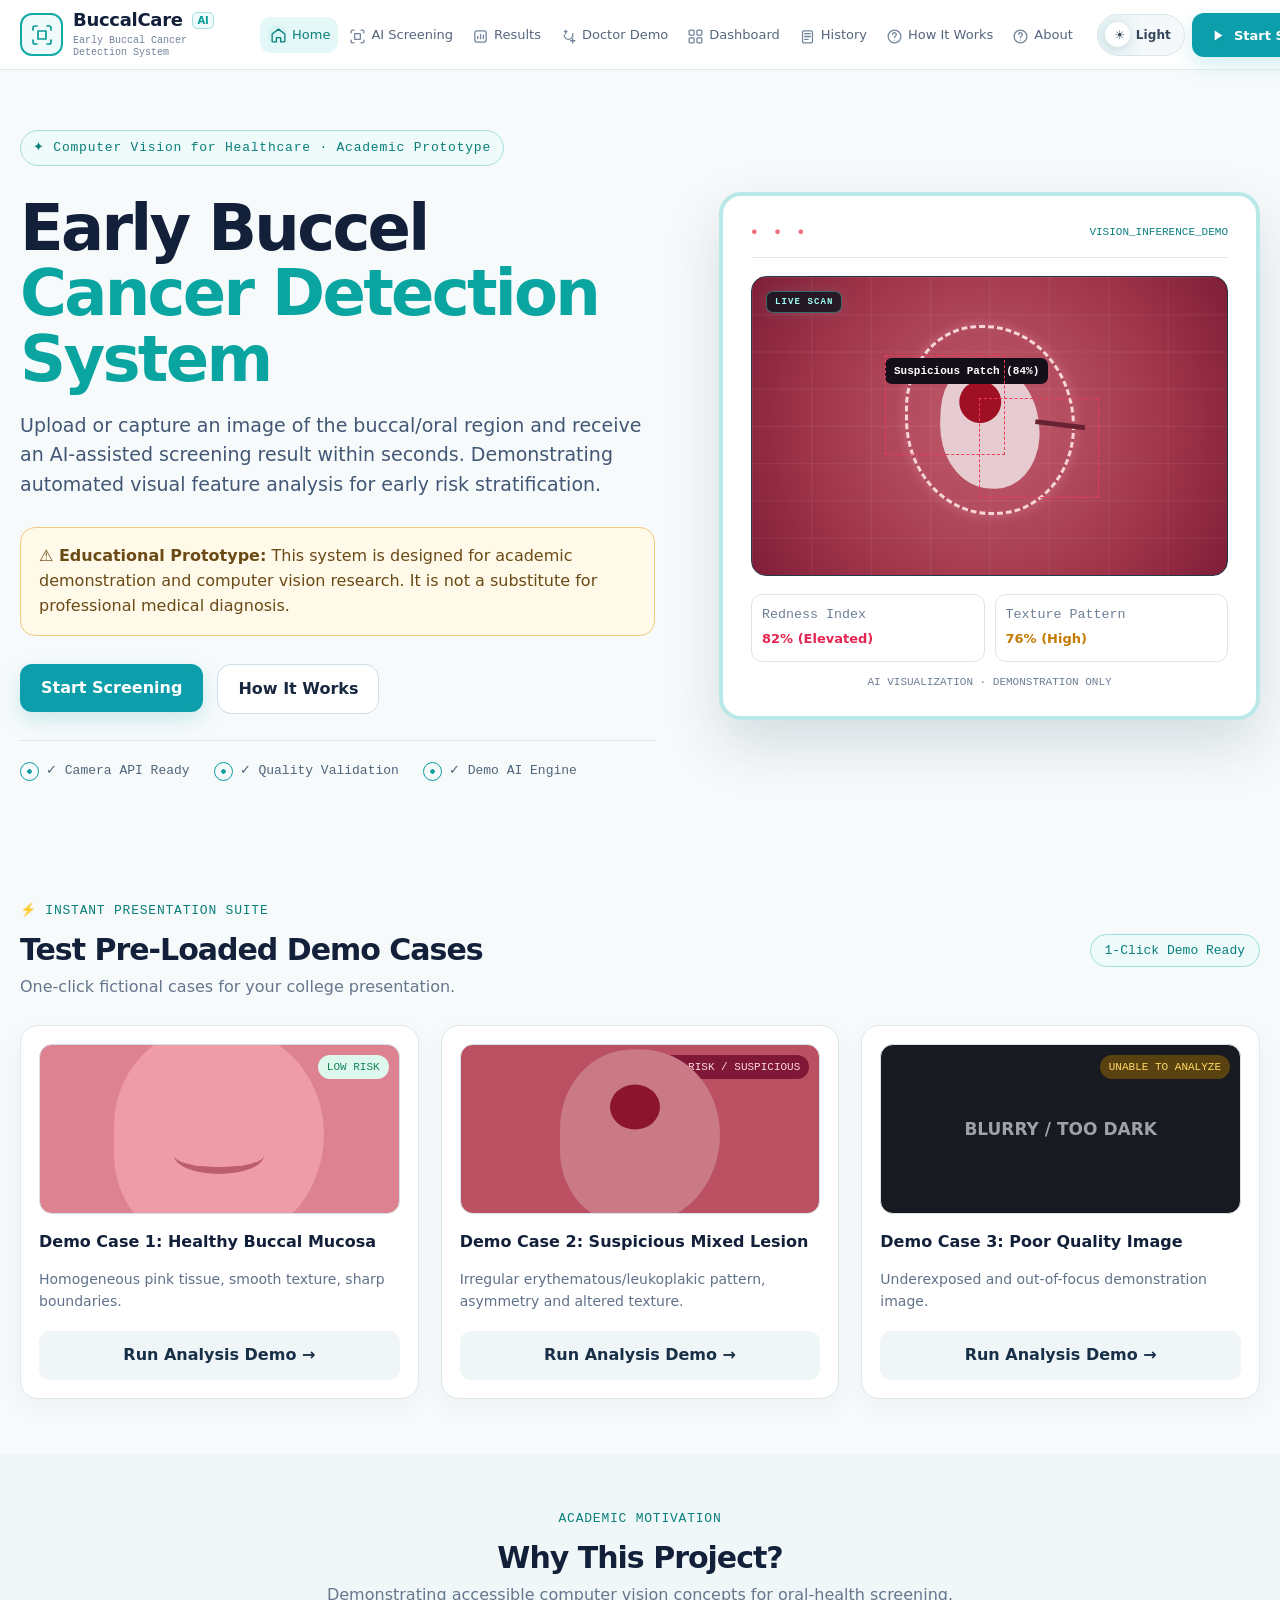
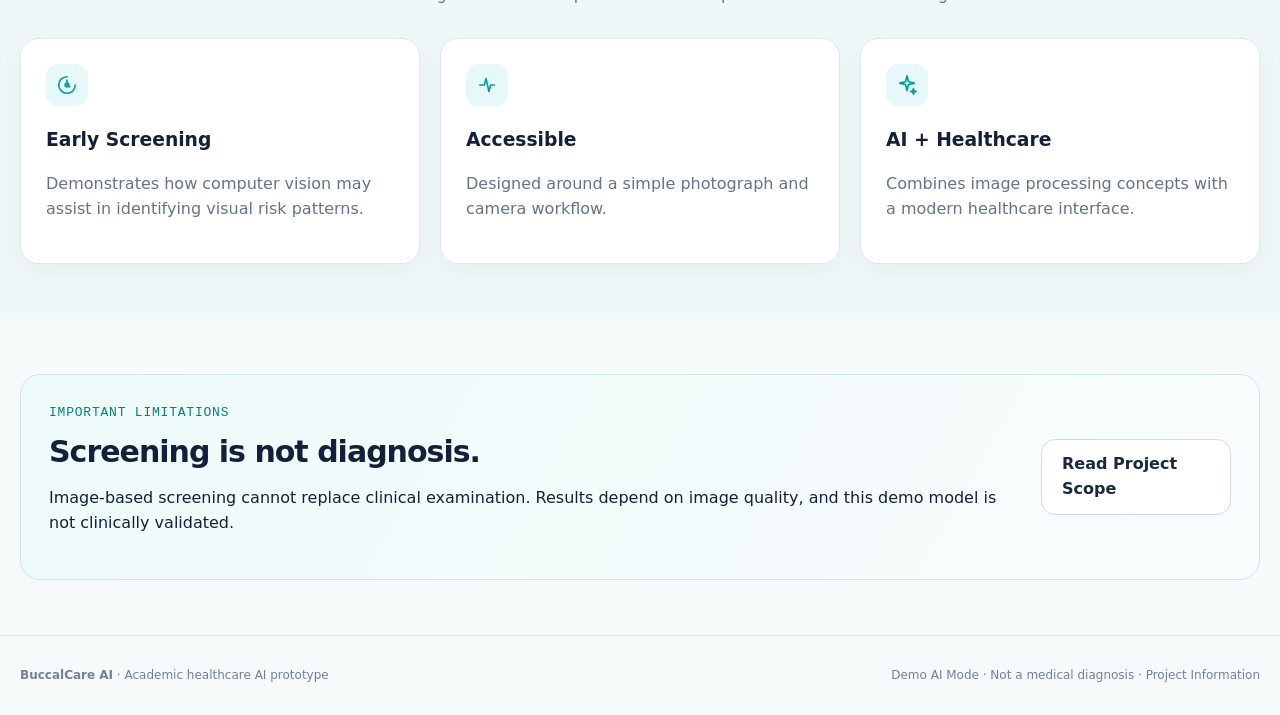
<file: index.html>
<!DOCTYPE html>
<html lang="en">
<head>
<meta charset="UTF-8"><meta name="viewport" content="width=device-width,initial-scale=1.0">
<title>BuccalCare AI — Early Buccal Cancer Screening System</title>
<link rel="stylesheet" href="styles.css">
</head>
<body data-page="home">
<div id="site-header"></div>
<main>
<section class="hero container">
  <div class="hero-copy">
    <div class="eyebrow">✦ Computer Vision for Healthcare · Academic Prototype</div>
    <h1>Early Buccel <span>Cancer Detection System</span></h1>
    <p class="lead">Upload or capture an image of the buccal/oral region and receive an AI-assisted screening result within seconds. Demonstrating automated visual feature analysis for early risk stratification.</p>
    <div class="notice"><b>⚠ Educational Prototype:</b> This system is designed for academic demonstration and computer vision research. It is not a substitute for professional medical diagnosis.</div>
    <div class="hero-actions"><a class="btn primary" href="screening.html">Start Screening</a><a class="btn secondary" href="how-it-works.html">How It Works</a></div>
    <div class="trust-row"><span>✓ Camera API Ready</span><span>✓ Quality Validation</span><span>✓ Demo AI Engine</span></div>
  </div>
  <div class="vision-window">
    <div class="window-bar"><span class="dots">● ● ●</span><code>VISION_INFERENCE_DEMO</code></div>
    <div class="vision-stage">
      <div class="grid8"></div><div class="scan-ring"></div><div class="mouth-art"><div class="lesion-dot"></div></div>
      <div class="tag">Suspicious Patch <b>(84%)</b></div><div class="corner c1"></div><div class="corner c2"></div>
    </div>
    <div class="metric-row"><div><small>Redness Index</small><b class="danger">82% (Elevated)</b></div><div><small>Texture Pattern</small><b class="warning">76% (High)</b></div></div>
    <div class="demo-label">AI VISUALIZATION · DEMONSTRATION ONLY</div>
  </div>
</section>

<section class="container section">
  <div class="section-head"><div><div class="eyebrow">⚡ INSTANT PRESENTATION SUITE</div><h2>Test Pre-Loaded Demo Cases</h2><p>One-click fictional cases for your college presentation.</p></div><span class="pill">1-Click Demo Ready</span></div>
  <div class="demo-grid">
    <article class="case-card"><div class="case-image healthy"><span class="status success">LOW RISK</span><div class="mucosa smile"></div></div><h3>Demo Case 1: Healthy Buccal Mucosa</h3><p>Homogeneous pink tissue, smooth texture, sharp boundaries.</p><button class="case-btn" data-demo="low">Run Analysis Demo →</button></article>
    <article class="case-card"><div class="case-image suspicious"><span class="status danger-bg">HIGH-RISK / SUSPICIOUS</span><div class="mucosa lesion"></div></div><h3>Demo Case 2: Suspicious Mixed Lesion</h3><p>Irregular erythematous/leukoplakic pattern, asymmetry and altered texture.</p><button class="case-btn" data-demo="high">Run Analysis Demo →</button></article>
    <article class="case-card"><div class="case-image poor"><span class="status warning-bg">UNABLE TO ANALYZE</span><div class="blurred">BLURRY / TOO DARK</div></div><h3>Demo Case 3: Poor Quality Image</h3><p>Underexposed and out-of-focus demonstration image.</p><button class="case-btn" data-demo="poor">Run Analysis Demo →</button></article>
  </div>
</section>

<section class="why section"><div class="container"><div class="center"><div class="eyebrow">ACADEMIC MOTIVATION</div><h2>Why This Project?</h2><p>Demonstrating accessible computer vision concepts for oral-health screening.</p></div>
<div class="feature-grid"><div class="feature"><div class="icon"><svg viewBox="0 0 24 24" aria-hidden="true"><path d="M12 3a9 9 0 1 0 9 9"/><path d="M12 7v5l3 2"/><circle cx="12" cy="12" r="2"/></svg></div><h3>Early Screening</h3><p>Demonstrates how computer vision may assist in identifying visual risk patterns.</p></div><div class="feature"><div class="icon"><svg viewBox="0 0 24 24" aria-hidden="true"><path d="M4 12h5l2-7 3 14 2-7h4"/></svg></div><h3>Accessible</h3><p>Designed around a simple photograph and camera workflow.</p></div><div class="feature"><div class="icon"><svg viewBox="0 0 24 24" aria-hidden="true"><path d="m12 2 1.6 6.4L20 10l-6.4 1.6L12 18l-1.6-6.4L4 10l6.4-1.6L12 2Z"/><path d="M19 16l.7 2.3L22 19l-2.3.7L19 22l-.7-2.3L16 19l2.3-.7L19 16Z"/></svg></div><h3>AI + Healthcare</h3><p>Combines image processing concepts with a modern healthcare interface.</p></div></div></div></section>

<section class="container section"><div class="limit-card"><div><div class="eyebrow">IMPORTANT LIMITATIONS</div><h2>Screening is not diagnosis.</h2><p>Image-based screening cannot replace clinical examination. Results depend on image quality, and this demo model is not clinically validated.</p></div><a class="btn secondary" href="about.html">Read Project Scope</a></div></section>
</main>
<div id="site-footer"></div>
<script src="script.js"></script>
</body></html>
</file>
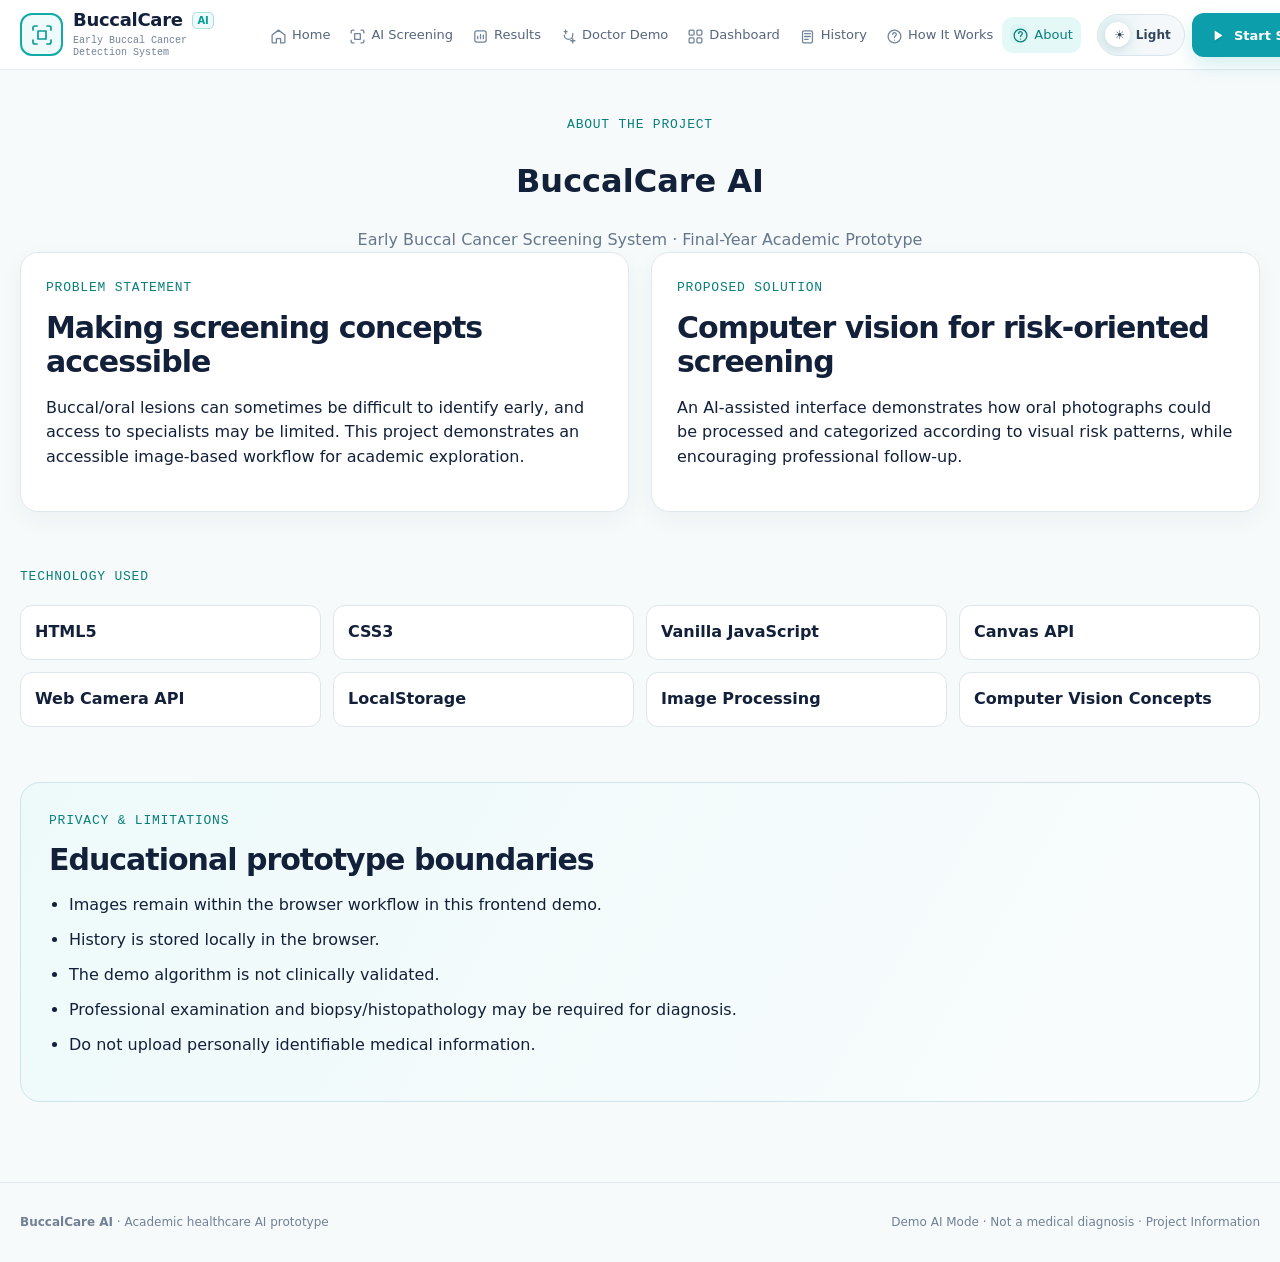
<file: about.html>
<!DOCTYPE html>
<html lang="en"><head><meta charset="UTF-8"><meta name="viewport" content="width=device-width,initial-scale=1.0"><title>About Project — BuccalCare AI</title><link rel="stylesheet" href="styles.css"></head>
<body data-page="about"><div id="site-header"></div><main class="container page">
<div class="center page-intro"><div class="eyebrow">ABOUT THE PROJECT</div><h1>BuccalCare AI</h1><p>Early Buccal Cancer Screening System · Final-Year Academic Prototype</p></div>
<div class="about-grid"><section class="panel"><div class="eyebrow">PROBLEM STATEMENT</div><h2>Making screening concepts accessible</h2><p>Buccal/oral lesions can sometimes be difficult to identify early, and access to specialists may be limited. This project demonstrates an accessible image-based workflow for academic exploration.</p></section>
<section class="panel"><div class="eyebrow">PROPOSED SOLUTION</div><h2>Computer vision for risk-oriented screening</h2><p>An AI-assisted interface demonstrates how oral photographs could be processed and categorized according to visual risk patterns, while encouraging professional follow-up.</p></section></div>
<section class="section"><div class="eyebrow">TECHNOLOGY USED</div><div class="tech-grid"><span>HTML5</span><span>CSS3</span><span>Vanilla JavaScript</span><span>Canvas API</span><span>Web Camera API</span><span>LocalStorage</span><span>Image Processing</span><span>Computer Vision Concepts</span></div></section>
<section class="limit-card"><div><div class="eyebrow">PRIVACY & LIMITATIONS</div><h2>Educational prototype boundaries</h2><ul class="clean-list"><li>Images remain within the browser workflow in this frontend demo.</li><li>History is stored locally in the browser.</li><li>The demo algorithm is not clinically validated.</li><li>Professional examination and biopsy/histopathology may be required for diagnosis.</li><li>Do not upload personally identifiable medical information.</li></ul></div></section>
</main><div id="site-footer"></div><script src="script.js"></script></body></html>
</file>
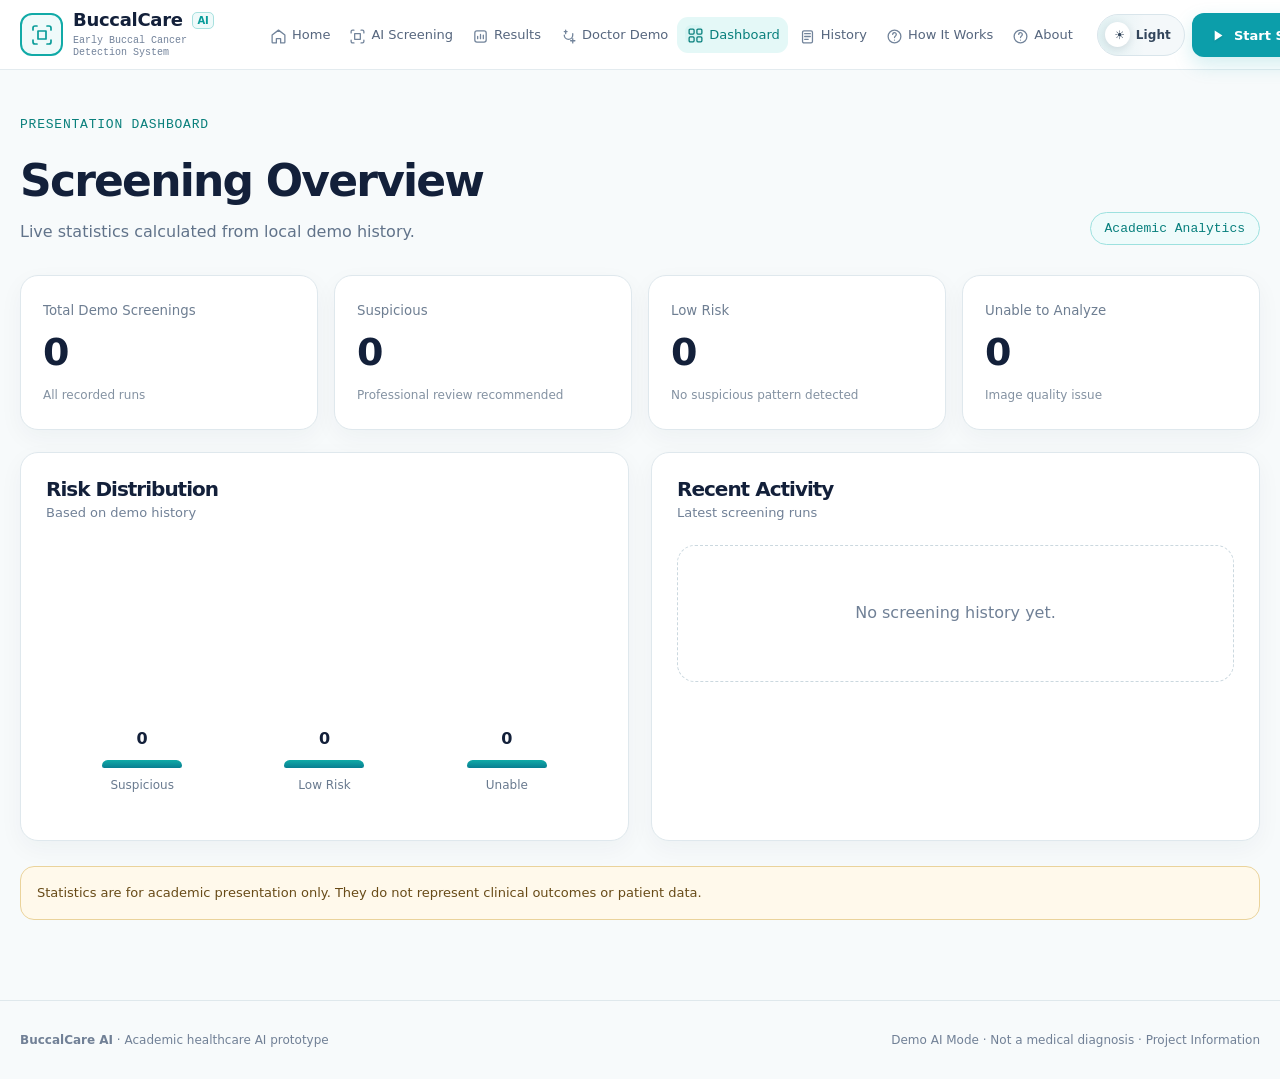
<file: dashboard.html>
<!DOCTYPE html>
<html lang="en"><head><meta charset="UTF-8"><meta name="viewport" content="width=device-width,initial-scale=1.0">
<title>Dashboard — BuccalCare AI</title><link rel="stylesheet" href="styles.css"></head>
<body data-page="dashboard"><div id="site-header"></div>
<main class="container page"><div class="page-title"><div><div class="eyebrow">PRESENTATION DASHBOARD</div><h1>Screening Overview</h1><p>Live statistics calculated from local demo history.</p></div><span class="pill">Academic Analytics</span></div>
<div class="stats"><div class="stat"><small>Total Demo Screenings</small><b id="total">0</b><span>All recorded runs</span></div><div class="stat"><small>Suspicious</small><b id="suspicious">0</b><span>Professional review recommended</span></div><div class="stat"><small>Low Risk</small><b id="low">0</b><span>No suspicious pattern detected</span></div><div class="stat"><small>Unable to Analyze</small><b id="unable">0</b><span>Image quality issue</span></div></div>
<div class="dash-grid"><section class="panel"><div class="panel-title"><div><h2>Risk Distribution</h2><p>Based on demo history</p></div></div><div id="bars" class="bars"></div></section><section class="panel"><div class="panel-title"><div><h2>Recent Activity</h2><p>Latest screening runs</p></div></div><div id="activity"></div></section></div>
<div class="disclaimer">Statistics are for academic presentation only. They do not represent clinical outcomes or patient data.</div></main>
<div id="site-footer"></div><script src="script.js"></script><script src="dashboard.js"></script></body></html>
</file>
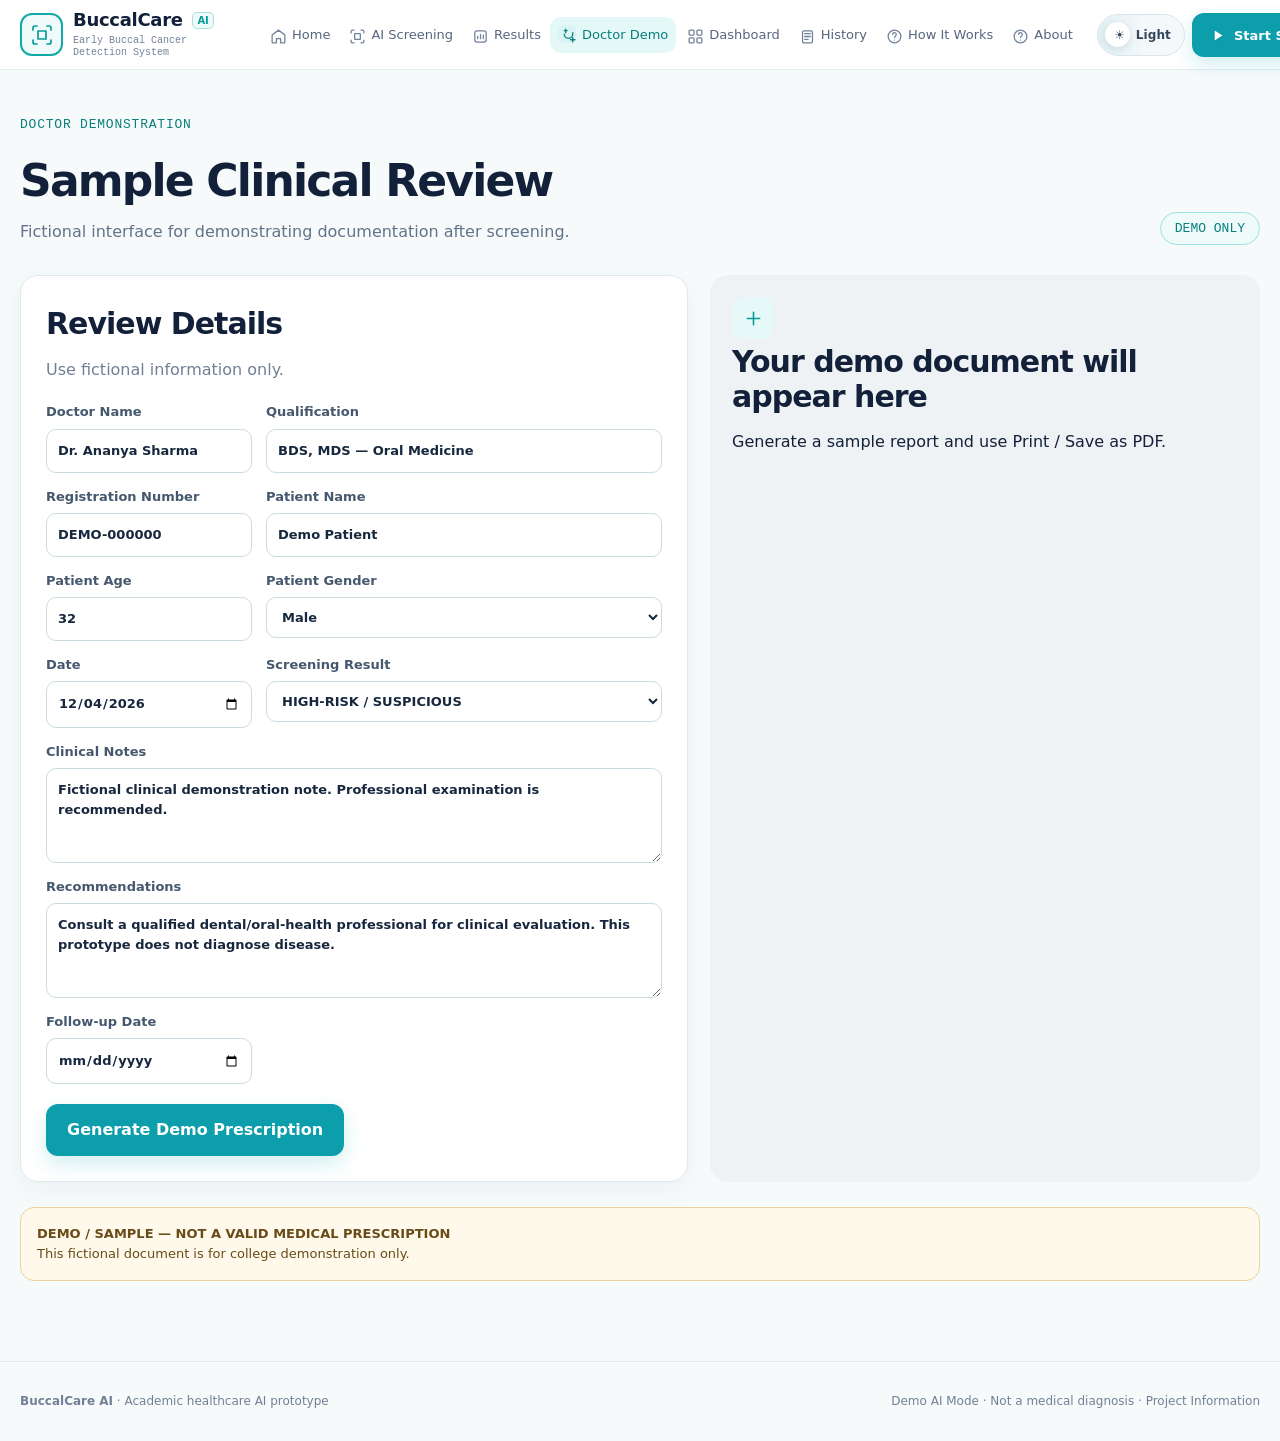
<file: doctor-demo.html>
<!DOCTYPE html>
<html lang="en"><head><meta charset="UTF-8"><meta name="viewport" content="width=device-width,initial-scale=1.0">
<title>Doctor Demo — BuccalCare AI</title><link rel="stylesheet" href="styles.css"></head>
<body data-page="doctor"><div id="site-header"></div>
<main class="container page"><div class="page-title"><div><div class="eyebrow">DOCTOR DEMONSTRATION</div><h1>Sample Clinical Review</h1><p>Fictional interface for demonstrating documentation after screening.</p></div><span class="pill">DEMO ONLY</span></div>
<div class="doctor-grid"><section class="panel form-panel"><h2>Review Details</h2><p class="muted">Use fictional information only.</p>
<div class="form-grid">
<label>Doctor Name<input id="doctorName" value="Dr. Ananya Sharma"></label><label>Qualification<input id="qualification" value="BDS, MDS — Oral Medicine"></label>
<label>Registration Number<input id="registration" value="DEMO-000000"></label><label>Patient Name<input id="patientName" value="Demo Patient"></label>
<label>Patient Age<input id="patientAge" type="number" value="32"></label><label>Patient Gender<select id="gender"><option>Male</option><option>Female</option><option>Other</option></select></label>
<label>Date<input id="date" type="date"></label><label>Screening Result<select id="screeningResult"><option>HIGH-RISK / SUSPICIOUS</option><option>LOW-RISK / NO SUSPICIOUS PATTERN DETECTED</option><option>UNABLE TO ANALYZE</option></select></label>
<label class="full">Clinical Notes<textarea id="notes">Fictional clinical demonstration note. Professional examination is recommended.</textarea></label>
<label class="full">Recommendations<textarea id="recommendations">Consult a qualified dental/oral-health professional for clinical evaluation. This prototype does not diagnose disease.</textarea></label>
<label>Follow-up Date<input id="followup" type="date"></label>
</div><button class="btn primary big" id="generateRx">Generate Demo Prescription</button></section>
<section id="prescriptionPreview" class="prescription-wrap"><div class="empty-prescription"><div class="round-icon"><svg viewBox="0 0 24 24" aria-hidden="true"><path d="M12 5v14M5 12h14"/></svg></div><h2>Your demo document will appear here</h2><p>Generate a sample report and use Print / Save as PDF.</p></div></section></div>
<div class="disclaimer"><b>DEMO / SAMPLE — NOT A VALID MEDICAL PRESCRIPTION</b><br>This fictional document is for college demonstration only.</div>
</main><div id="site-footer"></div><script src="script.js"></script><script src="doctor-demo.js"></script></body></html>
</file>
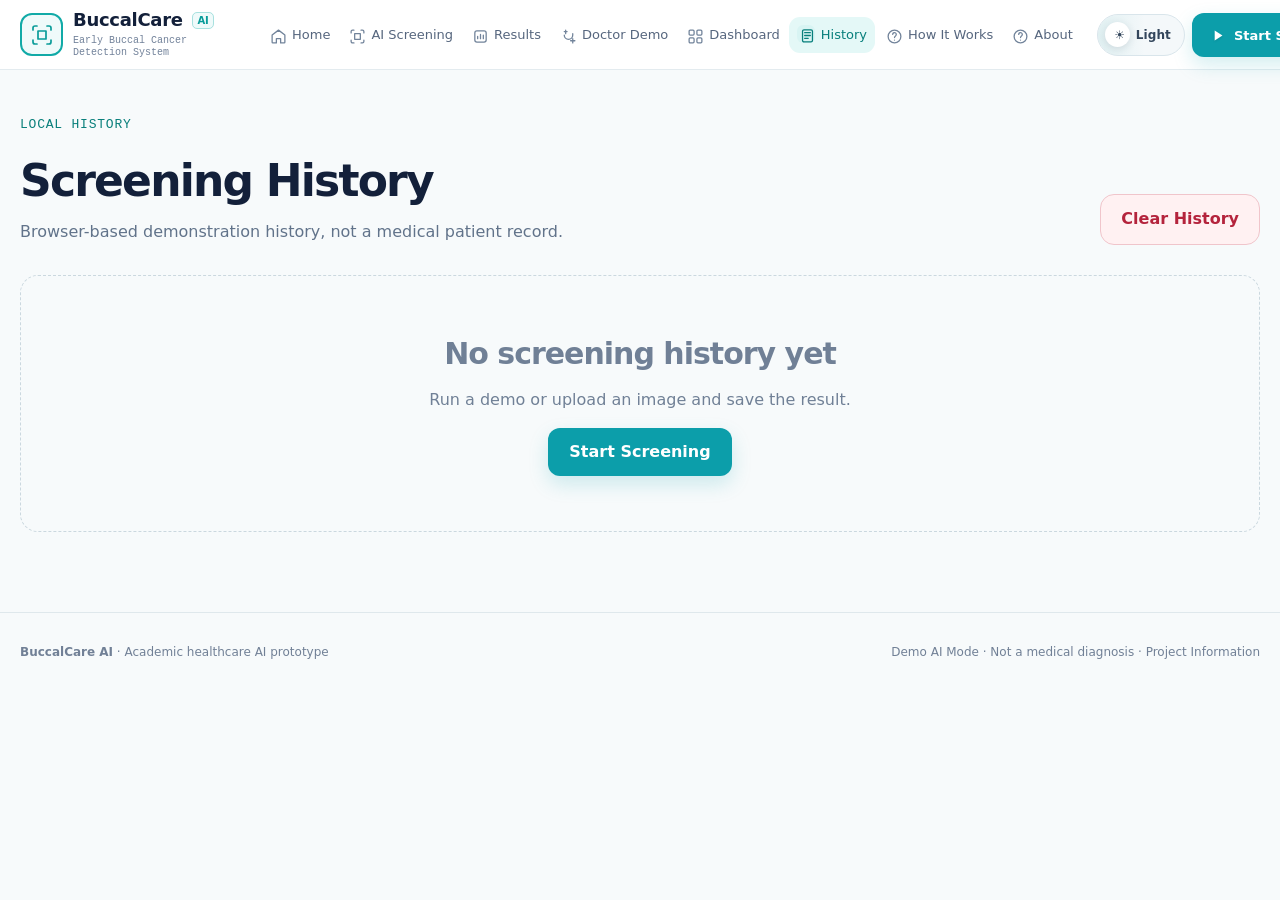
<file: history.html>
<!DOCTYPE html>
<html lang="en"><head><meta charset="UTF-8"><meta name="viewport" content="width=device-width,initial-scale=1.0">
<title>History — BuccalCare AI</title><link rel="stylesheet" href="styles.css"></head>
<body data-page="history"><div id="site-header"></div>
<main class="container page"><div class="page-title"><div><div class="eyebrow">LOCAL HISTORY</div><h1>Screening History</h1><p>Browser-based demonstration history, not a medical patient record.</p></div><button class="btn danger-btn" id="clearHistory">Clear History</button></div>
<div id="historyList" class="history-list"></div></main><div id="site-footer"></div><script src="script.js"></script><script src="history.js"></script></body></html>
</file>
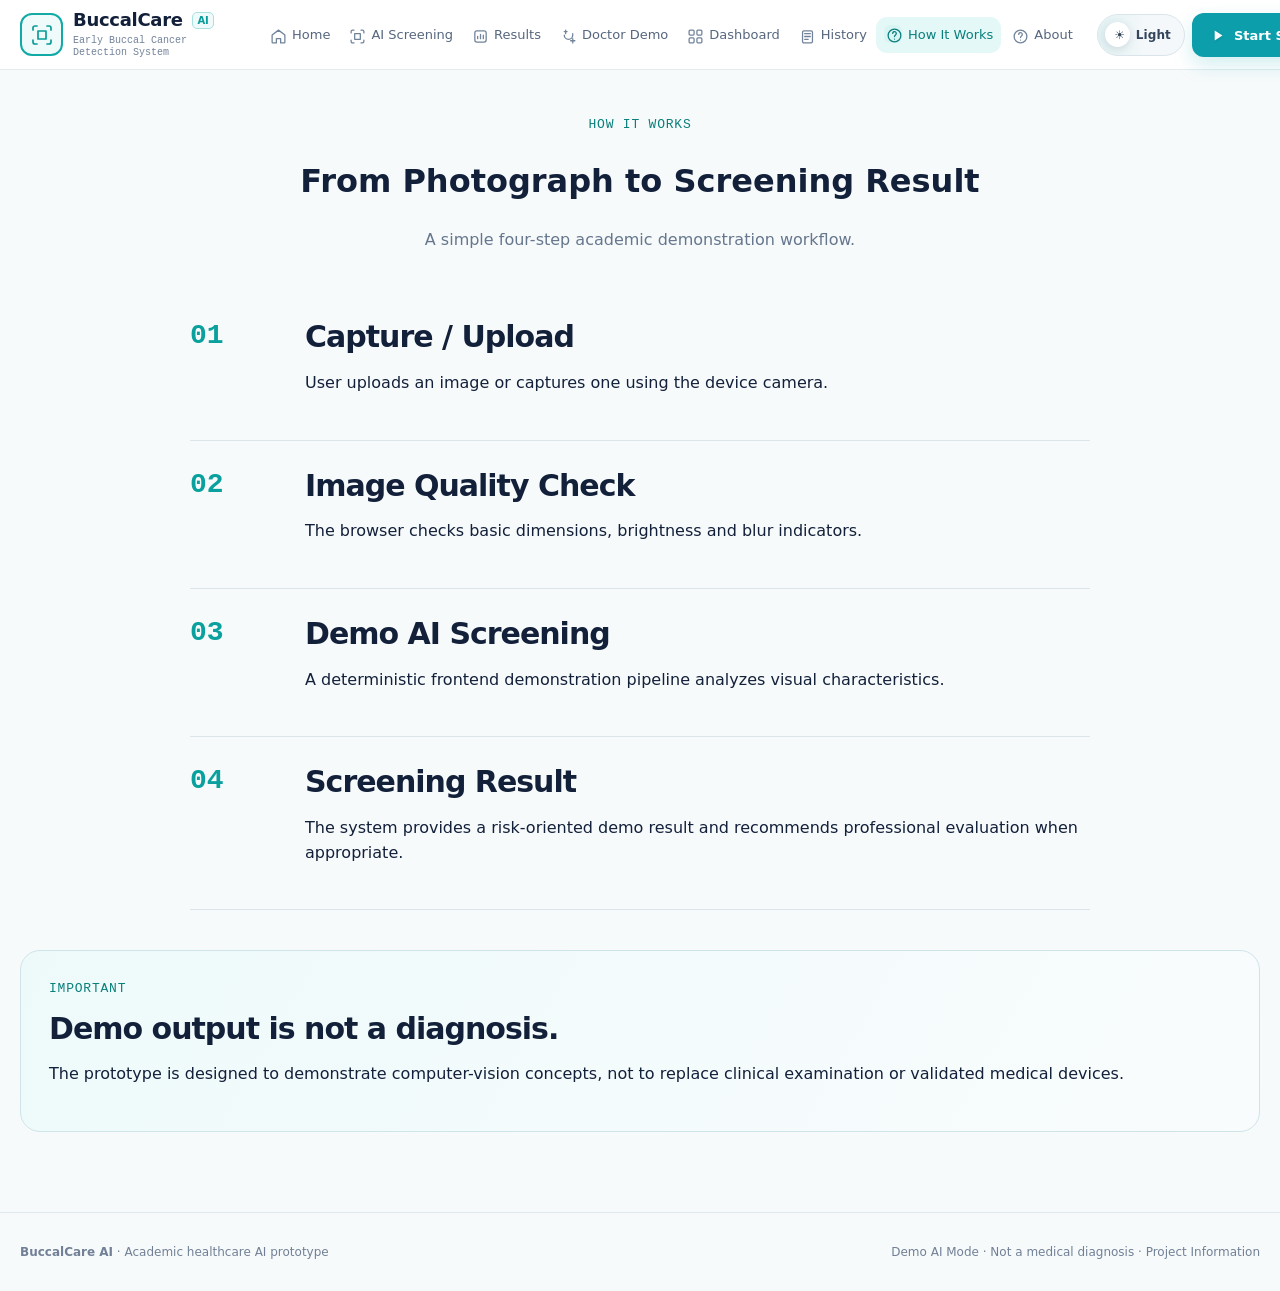
<file: how-it-works.html>
<!DOCTYPE html>
<html lang="en"><head><meta charset="UTF-8"><meta name="viewport" content="width=device-width,initial-scale=1.0"><title>How It Works — BuccalCare AI</title><link rel="stylesheet" href="styles.css"></head>
<body data-page="how"><div id="site-header"></div><main class="container page">
<div class="center page-intro"><div class="eyebrow">HOW IT WORKS</div><h1>From Photograph to Screening Result</h1><p>A simple four-step academic demonstration workflow.</p></div>
<div class="steps"><div class="step"><span>01</span><div><h2>Capture / Upload</h2><p>User uploads an image or captures one using the device camera.</p></div></div><div class="step"><span>02</span><div><h2>Image Quality Check</h2><p>The browser checks basic dimensions, brightness and blur indicators.</p></div></div><div class="step"><span>03</span><div><h2>Demo AI Screening</h2><p>A deterministic frontend demonstration pipeline analyzes visual characteristics.</p></div></div><div class="step"><span>04</span><div><h2>Screening Result</h2><p>The system provides a risk-oriented demo result and recommends professional evaluation when appropriate.</p></div></div></div>
<div class="limit-card"><div><div class="eyebrow">IMPORTANT</div><h2>Demo output is not a diagnosis.</h2><p>The prototype is designed to demonstrate computer-vision concepts, not to replace clinical examination or validated medical devices.</p></div></div>
</main><div id="site-footer"></div><script src="script.js"></script></body></html>
</file>
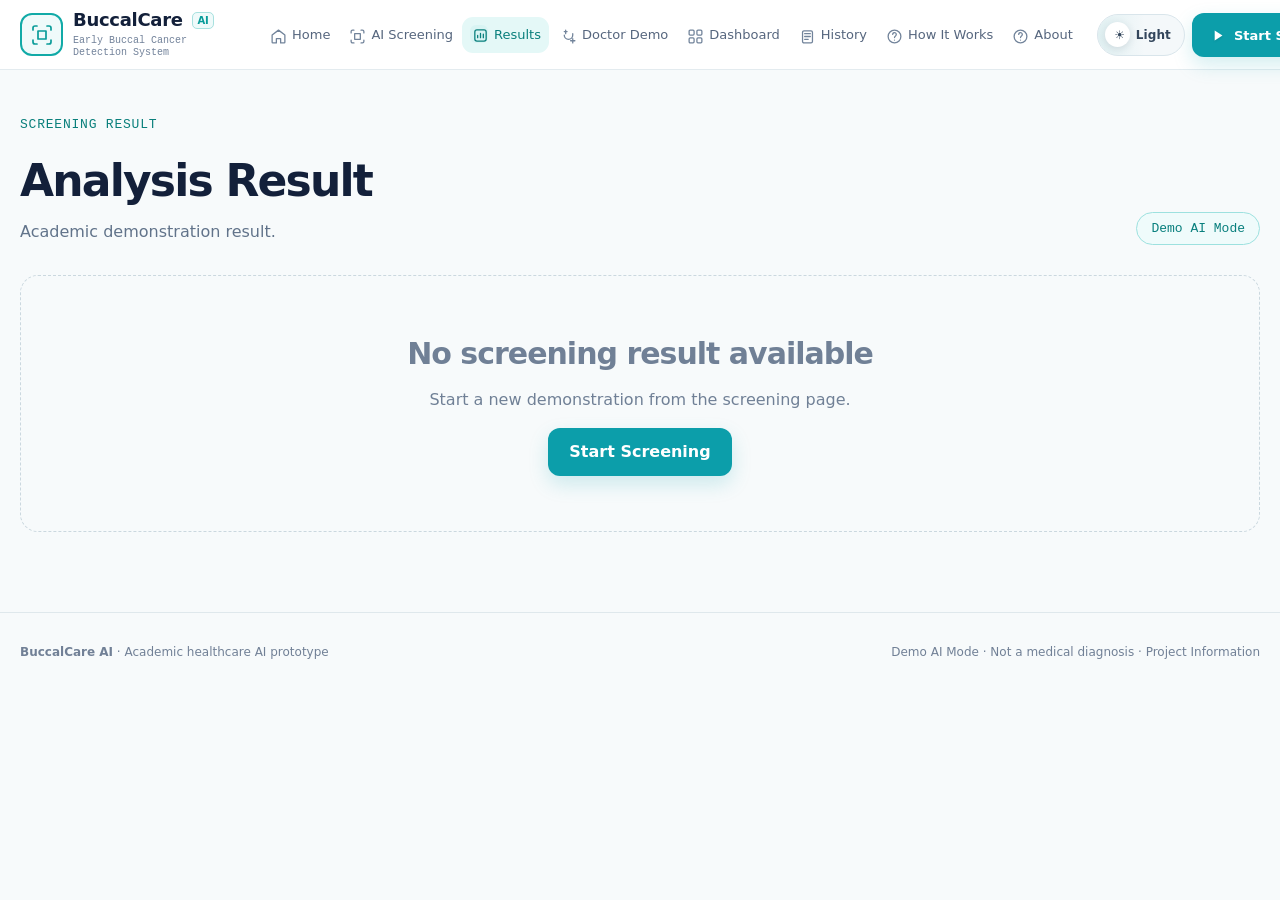
<file: results.html>
<!DOCTYPE html>
<html lang="en"><head><meta charset="UTF-8"><meta name="viewport" content="width=device-width,initial-scale=1.0">
<title>Screening Result — BuccalCare AI</title><link rel="stylesheet" href="styles.css"></head>
<body data-page="results"><div id="site-header"></div>
<main class="container page">
  <div class="page-title"><div><div class="eyebrow">SCREENING RESULT</div><h1 id="resultHeading">Analysis Result</h1><p id="resultSub">Academic demonstration result.</p></div><span class="pill">Demo AI Mode</span></div>
  <div id="resultContent"></div>
</main><div id="site-footer"></div><script src="script.js"></script><script src="results.js"></script></body></html>
</file>
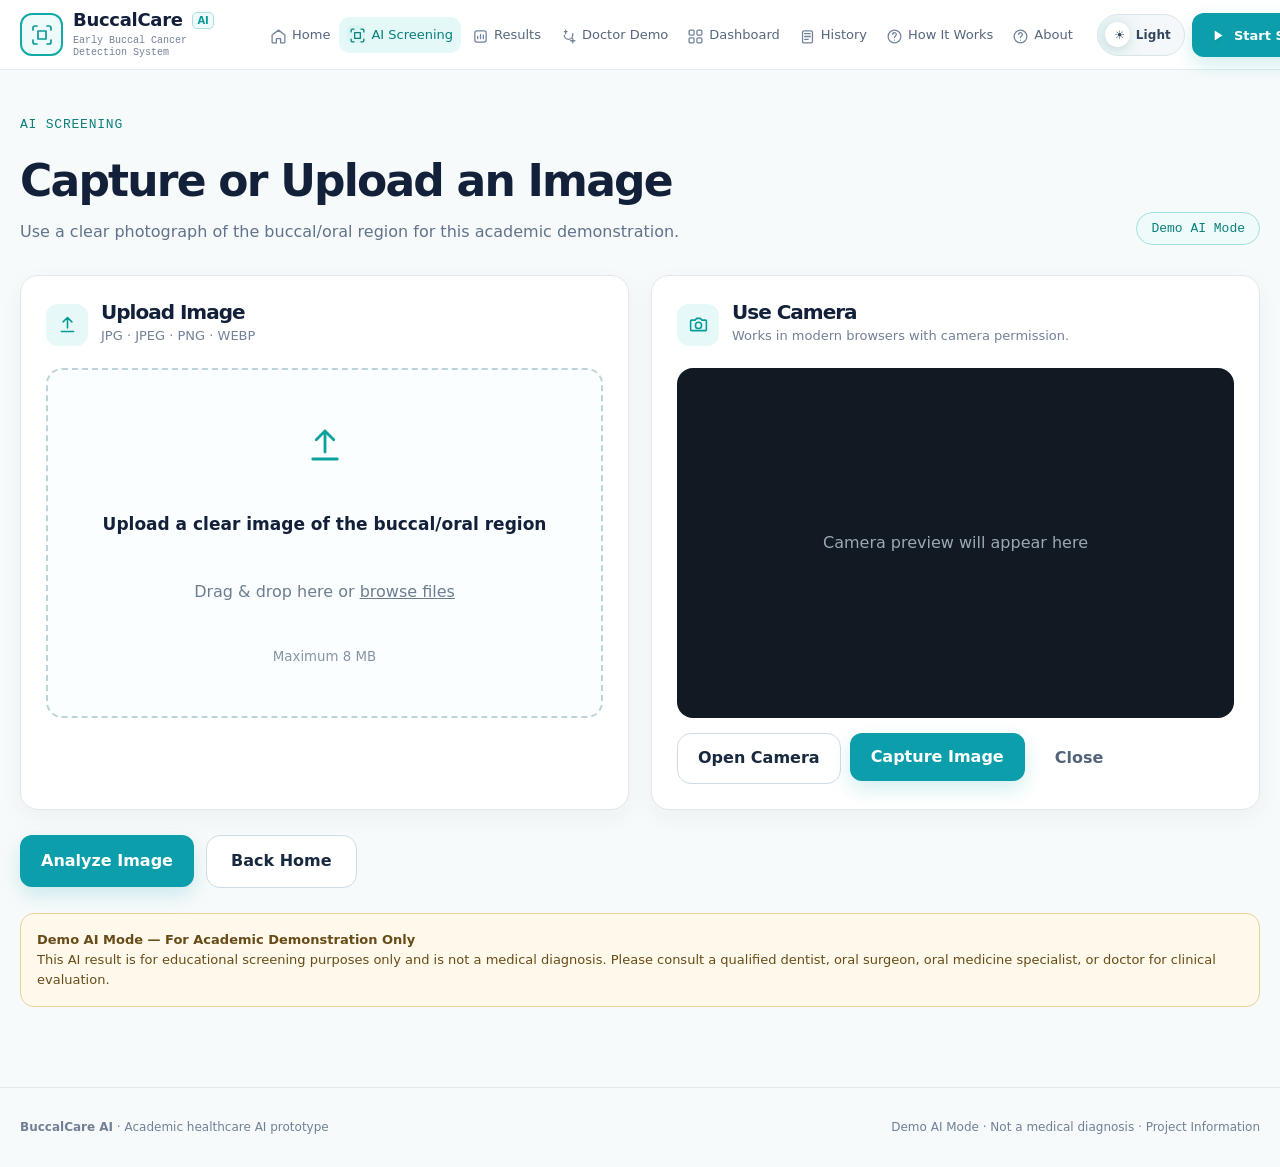
<file: screening.html>
<!DOCTYPE html>
<html lang="en"><head><meta charset="UTF-8"><meta name="viewport" content="width=device-width,initial-scale=1.0">
<title>AI Screening — BuccalCare AI</title><link rel="stylesheet" href="styles.css"></head>
<body data-page="screening"><div id="site-header"></div>
<main class="container page">
  <div class="page-title"><div><div class="eyebrow">AI SCREENING</div><h1>Capture or Upload an Image</h1><p>Use a clear photograph of the buccal/oral region for this academic demonstration.</p></div><span class="pill">Demo AI Mode</span></div>
  <div class="screen-grid">
    <section class="panel"><div class="panel-title"><span class="round-icon"><svg viewBox="0 0 24 24" aria-hidden="true"><path d="M12 16V4M7 9l5-5 5 5M5 20h14"/></svg></span><div><h2>Upload Image</h2><p>JPG · JPEG · PNG · WEBP</p></div></div>
      <label class="dropzone" id="dropzone" for="fileInput"><input id="fileInput" type="file" accept="image/jpeg,image/png,image/webp"><div class="upload-symbol"><svg viewBox="0 0 24 24" aria-hidden="true"><path d="M12 16V4M7 9l5-5 5 5M5 20h14"/></svg></div><h3>Upload a clear image of the buccal/oral region</h3><p>Drag & drop here or <u>browse files</u></p><small>Maximum 8 MB</small></label>
      <div id="uploadPreview" class="preview hidden"></div>
    </section>
    <section class="panel camera-panel"><div class="panel-title"><span class="round-icon"><svg viewBox="0 0 24 24" aria-hidden="true"><path d="M4 7h4l2-2h4l2 2h4a1 1 0 0 1 1 1v10a1 1 0 0 1-1 1H4a1 1 0 0 1-1-1V8a1 1 0 0 1 1-1Z"/><circle cx="12" cy="13" r="3.5"/></svg></span><div><h2>Use Camera</h2><p>Works in modern browsers with camera permission.</p></div></div>
      <div class="camera-box"><video id="video" autoplay playsinline></video><div id="cameraPlaceholder">Camera preview will appear here</div><div class="camera-frame"></div></div>
      <div class="camera-actions"><button class="btn secondary" id="openCamera">Open Camera</button><button class="btn primary" id="captureBtn" disabled>Capture Image</button><button class="btn ghost" id="closeCamera" disabled>Close</button></div>
      <canvas id="canvas" class="hidden"></canvas><div id="capturePreview" class="preview hidden"></div>
    </section>
  </div>
  <div id="qualityBox" class="quality hidden"></div>
  <div class="analysis-actions"><button class="btn primary big" id="analyzeBtn" disabled>Analyze Image</button><a class="btn secondary big" href="index.html">Back Home</a></div>
  <div class="disclaimer"><b>Demo AI Mode — For Academic Demonstration Only</b><br>This AI result is for educational screening purposes only and is not a medical diagnosis. Please consult a qualified dentist, oral surgeon, oral medicine specialist, or doctor for clinical evaluation.</div>
</main>
<div id="site-footer"></div><script src="script.js"></script><script src="screening.js"></script></body></html>
</file>
<file: styles.css>
*{box-sizing:border-box}html{scroll-behavior:smooth}body{margin:0;font-family:Inter,ui-sans-serif,system-ui,-apple-system,BlinkMacSystemFont,"Segoe UI",sans-serif;background:#f7fafb;color:#13203a;line-height:1.55}body.dark{background:#0b1520;color:#e9f2f7}a{text-decoration:none;color:inherit}button,input,textarea,select{font:inherit}button{cursor:pointer}.container{width:min(1240px,calc(100% - 40px));margin:auto}.topbar{height:74px;background:rgba(255,255,255,.94);border-bottom:1px solid #e3ebef;display:flex;align-items:center;position:sticky;top:0;z-index:50;backdrop-filter:blur(14px)}body.dark .topbar{background:rgba(11,21,32,.94);border-color:#223342}.nav{display:flex;align-items:center;gap:24px}.brand{display:flex;align-items:center;gap:12px;margin-right:auto}.logo{width:48px;height:48px;border:2px solid #11aaa7;border-radius:14px;display:grid;place-items:center;color:#0a9c99;font-size:24px;background:#effafa}.brand strong{font-size:19px;display:block;letter-spacing:-.3px}.brand small{display:block;color:#72829a;font-family:ui-monospace,monospace;font-size:11px;line-height:1.2}.navlinks{display:flex;align-items:center;gap:5px}.navlinks a{padding:9px 12px;border-radius:11px;color:#56667e;font-size:14px}.navlinks a.active,.navlinks a:hover{background:#e4f8f7;color:#087f7c}.nav-actions{display:flex;align-items:center;gap:9px}.dark-toggle,.ai-badge{border:1px solid #dbe6ec;background:#f5f8fa;padding:9px 12px;border-radius:999px;color:#53647a}.ai-badge{font-family:ui-monospace,monospace;color:#0a8f8b;background:#f0fbfb}.mobile-menu{display:none}.hero{display:grid;grid-template-columns:1.08fr .92fr;gap:64px;align-items:center;padding:72px 0 64px;min-height:690px}.eyebrow{font-family:ui-monospace,SFMono-Regular,Menlo,monospace;letter-spacing:.06em;font-size:13px;color:#097f7b;text-transform:none;margin-bottom:12px}.hero h1{font-size:clamp(44px,5vw,70px);line-height:1.02;letter-spacing:-2.7px;margin:18px 0}.hero h1 span{color:#0ba5a1}.lead{font-size:19px;color:#425775;max-width:780px}.notice{margin:28px 0;padding:16px 18px;border:1px solid #f3ca7d;background:#fff9ea;border-radius:15px;color:#6a4a15}.hero-actions{display:flex;gap:14px;margin:26px 0}.btn{display:inline-flex;justify-content:center;align-items:center;gap:8px;border:1px solid transparent;border-radius:14px;padding:12px 20px;font-weight:700;transition:.2s;min-height:46px}.btn.primary{background:#0c9eaa;color:white;box-shadow:0 10px 24px rgba(12,158,170,.2)}.btn.primary:hover{transform:translateY(-2px);background:#078d98}.btn.secondary{background:white;border-color:#cddce5;color:#17283f}.btn.secondary:hover{border-color:#0aa3a2;background:#f2fbfb}.btn.ghost{background:transparent;color:#52647b}.btn.big{min-height:52px;padding:13px 24px}.trust-row{display:flex;gap:24px;border-top:1px solid #dce7eb;padding-top:20px;color:#4f657b;font-family:ui-monospace,monospace;font-size:13px}.vision-window{background:white;border:4px solid #b8e8e7;border-radius:22px;padding:28px;box-shadow:0 25px 55px rgba(30,55,75,.15);position:relative}.window-bar{display:flex;justify-content:space-between;align-items:center;border-bottom:1px solid #e0e8ed;padding-bottom:16px;margin-bottom:18px;color:#0c7e82;font-family:ui-monospace,monospace;font-size:11px}.dots{color:#ef7180;letter-spacing:5px}.vision-stage{height:300px;border-radius:15px;background:radial-gradient(circle at 50% 50%,#c35e6e,#9f3449 65%,#7f1e38);position:relative;overflow:hidden;border:1px solid #243a4b}.grid8{position:absolute;inset:0;background-image:linear-gradient(rgba(255,255,255,.07) 1px,transparent 1px),linear-gradient(90deg,rgba(255,255,255,.07) 1px,transparent 1px);background-size:12.5% 12.5%}.scan-ring{position:absolute;width:170px;height:190px;border:3px dashed #f8d5d9;border-radius:45% 55% 48% 52%;left:50%;top:48%;transform:translate(-50%,-50%);animation:pulse 2.4s infinite}.mouth-art{position:absolute;width:100px;height:125px;border-radius:40% 60% 45% 55%;background:#e6cbd1;left:50%;top:50%;transform:translate(-50%,-50%) rotate(3deg)}.mouth-art:after{content:"";position:absolute;right:-45px;top:55px;width:50px;height:5px;background:#682333;transform:rotate(4deg)}.lesion-dot{position:absolute;width:42px;height:42px;border-radius:50%;background:#9f1025;left:18px;top:18px}.tag{position:absolute;left:28%;top:27%;background:#140f18;color:white;padding:7px 9px;border-radius:7px;font:700 11px ui-monospace,monospace}.corner{position:absolute;border:1px dashed #f03c5b;width:120px;height:100px}.c1{left:28%;top:26%}.c2{right:27%;bottom:26%}.metric-row{display:grid;grid-template-columns:1fr 1fr;gap:10px;margin-top:18px}.metric-row>div{border:1px solid #dce5eb;border-radius:11px;padding:10px}.metric-row small{display:block;color:#6d7f96;font-family:ui-monospace,monospace}.metric-row b{font-size:13px}.danger{color:#e5244f}.warning{color:#c57a00}.demo-label{text-align:center;font:11px ui-monospace,monospace;color:#6c7e94;margin-top:14px}.section{padding:55px 0}.section-head{display:flex;justify-content:space-between;align-items:end;margin-bottom:25px}.section-head h2,h2{font-size:30px;line-height:1.15;margin:6px 0 8px;letter-spacing:-1px}.section-head p,.center p{color:#65768d;margin:0}.pill{border:1px solid #9de1df;background:#effbfb;color:#087f7d;border-radius:999px;padding:8px 14px;font:13px ui-monospace,monospace}.demo-grid{display:grid;grid-template-columns:repeat(3,1fr);gap:22px}.case-card,.panel,.feature,.stat{background:white;border:1px solid #dfe8ed;border-radius:18px;box-shadow:0 8px 25px rgba(24,52,70,.045)}.case-card{padding:18px}.case-card h3{font-size:16px;margin:16px 0 4px}.case-card p{color:#607189;font-size:14px;min-height:48px}.case-image{height:170px;border-radius:13px;overflow:hidden;position:relative;border:1px solid #d8e1e5}.healthy{background:#dd8290}.suspicious{background:#bb5062}.poor{background:#171a20}.status{position:absolute;right:10px;top:10px;border-radius:999px;padding:6px 9px;font:11px ui-monospace,monospace}.success{background:#dff8ed;color:#15835d}.danger-bg{background:#7e1836;color:#ffd8df}.warning-bg{background:#5a4210;color:#ffda64}.mucosa{position:absolute;width:210px;height:220px;border-radius:48% 52% 55% 45%;left:50%;top:55%;transform:translate(-50%,-50%);background:#ef9ca9}.smile:after{content:"";position:absolute;width:90px;height:30px;border-bottom:7px solid #bd5e70;border-radius:50%;left:60px;top:110px}.lesion{background:#c97a86;width:160px;height:175px}.lesion:after{content:"";position:absolute;width:50px;height:45px;border-radius:50%;background:#8c142e;left:50px;top:35px}.blurred{display:grid;place-items:center;height:100%;font-size:17px;color:#9ca1aa;font-weight:800;filter:blur(.2px)}.case-btn{width:100%;border:0;background:#f0f5f8;border-radius:11px;padding:12px;font-weight:700;color:#183047}.case-btn:hover{background:#e1f5f5;color:#087f7d}.why{background:#f0f7f8}.center{text-align:center}.feature-grid{display:grid;grid-template-columns:repeat(3,1fr);gap:20px;margin-top:30px}.feature{padding:25px}.icon,.round-icon{width:42px;height:42px;border-radius:12px;background:#e6f8f7;color:#079b98;display:grid;place-items:center;font-weight:800}.feature p{color:#62738a}.limit-card{border:1px solid #cfe4e9;background:linear-gradient(120deg,#eefafa,#f9fcfd);border-radius:20px;padding:28px;display:flex;align-items:center;justify-content:space-between;gap:30px}.page{padding:45px 0 80px}.page-title{display:flex;justify-content:space-between;align-items:end;gap:25px;margin-bottom:30px}.page-title h1{font-size:44px;letter-spacing:-1.8px;margin:5px 0}.page-title p{color:#61738a;margin:0}.screen-grid{display:grid;grid-template-columns:1fr 1fr;gap:22px}.panel{padding:25px}.panel-title{display:flex;gap:13px;align-items:center;margin-bottom:20px}.panel-title h2{font-size:20px;margin:0}.panel-title p{margin:2px 0;color:#718197;font-size:13px}.dropzone{min-height:350px;border:2px dashed #bdd3da;border-radius:16px;display:grid;place-items:center;text-align:center;padding:35px;cursor:pointer;background:#fbfefe}.dropzone:hover{border-color:#0aa3a2;background:#f1fbfb}.dropzone input{display:none}.upload-symbol{font-size:42px;color:#0ba19e}.dropzone h3{margin:0;font-size:17px}.dropzone p{color:#6d7d91}.dropzone small{color:#8794a4}.preview{margin-top:15px;border:1px solid #d8e3e8;border-radius:14px;padding:10px;background:#f9fbfc}.preview img{width:100%;max-height:300px;object-fit:contain;border-radius:9px;background:#111}.preview-info{display:flex;justify-content:space-between;gap:10px;margin-top:8px;font-size:12px;color:#64768d}.camera-box{height:350px;border-radius:16px;background:#111a22;overflow:hidden;position:relative;display:grid;place-items:center;color:#9ca8b4}.camera-box video{width:100%;height:100%;object-fit:cover;display:none}.camera-frame{position:absolute;width:70%;height:62%;border:2px dashed rgba(255,255,255,.7);border-radius:18px;display:none;pointer-events:none}.camera-actions{display:flex;gap:9px;flex-wrap:wrap;margin-top:15px}.quality{margin:20px 0;padding:18px;border-radius:15px}.quality.good{background:#e9faf3;border:1px solid #a8dec6}.quality.bad{background:#fff2e9;border:1px solid #f1c5a6}.quality h3{margin:0 0 4px}.analysis-actions{display:flex;gap:12px;margin:25px 0}.disclaimer{border:1px solid #ead39b;background:#fff9eb;color:#684b17;border-radius:14px;padding:16px;margin-top:25px;font-size:13px}.hidden{display:none!important}.result-card{display:grid;grid-template-columns:1.05fr .95fr;gap:22px}.result-main{padding:28px;border-radius:20px;border:1px solid #dce6eb;background:white}.result-main.suspicious{background:#fffafa;border-color:#f1c5cf}.result-main.low{background:#f7fffb;border-color:#bfe6d5}.result-main.unable{background:#fbfbfc}.result-status{display:inline-block;border-radius:999px;padding:8px 12px;font:12px ui-monospace,monospace;margin-bottom:14px}.result-main h2{font-size:34px}.recommendation{margin:20px 0;padding:16px;background:#f4f8fa;border-radius:13px;color:#43566c}.result-image{min-height:420px;border:1px solid #dce5e9;background:#fff;border-radius:20px;padding:14px}.result-image img{width:100%;height:380px;object-fit:contain;background:#15191f;border-radius:13px}.metrics{display:grid;grid-template-columns:repeat(3,1fr);gap:12px;margin:18px 0}.metric{padding:15px;border:1px solid #dfe7ec;border-radius:13px}.metric small{display:block;color:#6b7b8e}.metric b{font-size:20px}.result-actions{display:flex;gap:10px;flex-wrap:wrap;margin-top:20px}.history-list{display:grid;gap:13px}.history-item{display:grid;grid-template-columns:90px 1fr auto;align-items:center;gap:18px;padding:15px;background:white;border:1px solid #dfe8ed;border-radius:15px}.history-thumb{width:90px;height:65px;object-fit:cover;border-radius:9px;background:#e8edf0}.history-item h3{margin:0;font-size:15px}.history-item p{margin:2px 0;color:#718197;font-size:12px}.danger-btn{background:#fff1f2;border:1px solid #f0c5cb;color:#b4233c}.empty{padding:55px;text-align:center;border:1px dashed #cbd8df;border-radius:18px;color:#708096}.stats{display:grid;grid-template-columns:repeat(4,1fr);gap:16px;margin-bottom:22px}.stat{padding:22px}.stat small{color:#6e7e92}.stat b{display:block;font-size:38px;letter-spacing:-2px}.stat span{font-size:12px;color:#8492a2}.dash-grid{display:grid;grid-template-columns:1fr 1fr;gap:22px}.bars{height:270px;display:flex;align-items:end;justify-content:space-around;gap:30px;padding:20px}.bar-wrap{height:100%;display:flex;flex-direction:column;justify-content:end;align-items:center;gap:8px;flex:1}.bar{width:min(80px,75%);min-height:8px;background:linear-gradient(180deg,#10aaa7,#087e91);border-radius:10px 10px 4px 4px}.bar-wrap span{font-size:12px;color:#697a8f;text-align:center}.activity-row{display:flex;justify-content:space-between;border-bottom:1px solid #edf1f3;padding:13px 0;font-size:13px}.doctor-grid{display:grid;grid-template-columns:1fr 1fr;gap:22px}.form-grid{display:grid;grid-template-columns:1fr 1fr;gap:14px;margin:20px 0}.form-grid label{display:flex;flex-direction:column;gap:6px;font-size:13px;font-weight:700;color:#45586e}.form-grid .full{grid-column:1/-1}.form-grid input,.form-grid textarea,.form-grid select{border:1px solid #ccdbe2;border-radius:10px;padding:11px;background:white;color:#17283e;outline:none}.form-grid textarea{min-height:95px;resize:vertical}.prescription-wrap{background:#eef2f4;padding:22px;border-radius:18px;min-height:700px}.prescription{background:white;max-width:680px;margin:auto;padding:35px;min-height:650px;box-shadow:0 10px 30px rgba(20,40,55,.1);color:#14263b}.rx-warning{text-align:center;border:2px solid #d33a50;color:#a51d34;font-weight:900;padding:9px;margin-bottom:18px}.rx-head{display:flex;justify-content:space-between;border-bottom:2px solid #0b9c99;padding-bottom:15px}.rx-table{width:100%;border-collapse:collapse;margin:20px 0}.rx-table td{border:1px solid #dbe3e8;padding:8px;font-size:13px}.steps{max-width:900px;margin:40px auto}.step{display:grid;grid-template-columns:90px 1fr;gap:25px;padding:28px 0;border-bottom:1px solid #dbe5ea}.step>span{font:700 28px ui-monospace,monospace;color:#0aa09d}.step h2{margin-top:0}.about-grid{display:grid;grid-template-columns:1fr 1fr;gap:22px}.tech-grid{display:grid;grid-template-columns:repeat(4,1fr);gap:12px;margin-top:18px}.tech-grid span{padding:14px;background:white;border:1px solid #dce6eb;border-radius:12px;font-weight:700}.clean-list{padding-left:20px}.clean-list li{margin:10px 0}.footer{border-top:1px solid #dfe8ec;padding:30px 0;color:#718096;font-size:12px}.footer-inner{display:flex;justify-content:space-between;gap:20px}.toast{position:fixed;right:20px;bottom:20px;background:#152536;color:#fff;padding:13px 17px;border-radius:12px;box-shadow:0 15px 35px rgba(0,0,0,.2);z-index:100;animation:slide .25s}.muted{color:#718096}@keyframes pulse{50%{transform:translate(-50%,-50%) scale(1.04);opacity:.65}}@keyframes slide{from{transform:translateY(20px);opacity:0}}@media(max-width:1050px){.navlinks{display:none}.mobile-menu{display:block;border:1px solid #d8e3e8;background:white;border-radius:10px;padding:9px}.nav{gap:12px}.hero{grid-template-columns:1fr;gap:30px}.vision-window{max-width:720px;margin:auto}.demo-grid,.feature-grid{grid-template-columns:1fr 1fr}.screen-grid,.result-card,.doctor-grid,.dash-grid,.about-grid{grid-template-columns:1fr}.stats{grid-template-columns:1fr 1fr}}@media(max-width:650px){.container{width:min(100% - 24px,1240px)}.topbar{height:66px}.brand small{display:none}.brand strong{font-size:17px}.nav-actions .ai-badge{display:none}.hero{padding:42px 0}.hero h1{font-size:43px;letter-spacing:-1.8px}.lead{font-size:16px}.hero-actions,.analysis-actions{flex-direction:column}.btn{width:100%}.trust-row{flex-direction:column;gap:8px}.demo-grid,.feature-grid,.stats,.tech-grid,.metrics{grid-template-columns:1fr}.section-head,.page-title{align-items:flex-start;flex-direction:column}.page-title h1{font-size:35px}.vision-window{padding:14px}.vision-stage{height:250px}.history-item{grid-template-columns:65px 1fr}.history-item .btn{grid-column:1/-1}.form-grid{grid-template-columns:1fr}.form-grid .full{grid-column:auto}.limit-card{flex-direction:column;align-items:flex-start}.footer-inner{flex-direction:column}.prescription-wrap{padding:8px}.prescription{padding:20px}.camera-box,.dropzone{min-height:290px;height:290px}.camera-actions .btn{width:auto;flex:1}.camera-actions{display:grid;grid-template-columns:1fr 1fr}.camera-actions .btn:first-child{grid-column:1/-1}.result-image{min-height:320px}.result-image img{height:290px}}body.dark .case-card,body.dark .panel,body.dark .feature,body.dark .stat,body.dark .result-main,body.dark .result-image,body.dark .history-item,body.dark .tech-grid span,body.dark .topbar,body.dark .btn.secondary,body.dark .dropzone{background:#111f2c;border-color:#2b3c4b;color:#eaf2f5}body.dark .lead,body.dark .page-title p,body.dark .section-head p,body.dark .center p,body.dark .case-card p,body.dark .feature p,body.dark .muted{color:#a8bac8}body.dark .btn.secondary{color:#eaf2f5}body.dark .dropzone{background:#0f1b26}.no-scroll{overflow:hidden}@media print{body{background:white!important}.topbar,#site-footer,.page-title,.disclaimer,.form-panel{display:none!important}.prescription-wrap{background:white!important;padding:0!important}.prescription{box-shadow:none!important;margin:0!important;max-width:none!important}.doctor-grid{display:block!important}.prescription-wrap{display:block!important}}

/* ===== UI REFINEMENT / ICON SYSTEM ===== */
:root{--primary:#0a9ea0;--primary-2:#087f88;--ink:#13203a;--muted:#64758c;--line:#dce7ec;--surface:#fff;--page:#f7fafb}
.icon-svg,.icon-svg svg{width:17px;height:17px;display:inline-flex;flex:none}.icon-svg svg{fill:none;stroke:currentColor;stroke-width:1.8;stroke-linecap:round;stroke-linejoin:round}.topbar{height:70px}.nav{height:70px;gap:16px}.brand{min-width:224px;gap:10px}.logo{width:43px;height:43px;border-radius:12px}.logo svg{width:24px;height:24px;fill:none;stroke:currentColor;stroke-width:1.7;stroke-linecap:round;stroke-linejoin:round}.brand-copy{line-height:1.05}.brand strong{font-size:18px;white-space:nowrap}.brand strong em{font-style:normal;color:#079b99;border:1px solid #a8e1df;background:#effafa;border-radius:5px;padding:2px 5px;font-size:10px;vertical-align:middle;margin-left:3px}.brand small{font-size:10px;margin-top:5px}.navlinks{gap:1px;flex:1;justify-content:center}.navlinks a{display:inline-flex;align-items:center;gap:6px;padding:8px 8px;font-size:13px;white-space:nowrap}.navlinks a .icon-svg{color:#71839a}.navlinks a.active .icon-svg,.navlinks a:hover .icon-svg{color:currentColor}.nav-actions{gap:7px}.dark-toggle{display:inline-flex;align-items:center;gap:6px;padding:8px 10px;font-size:12px}.ai-badge{font-size:11px;padding:8px 10px}.ai-badge b{font-weight:600}.nav-cta{min-height:42px;padding:9px 15px;font-size:13px;border-radius:12px}.nav-cta svg{width:14px;height:14px;fill:currentColor;stroke:none}.mobile-menu{width:42px;height:42px;display:none;align-items:center;justify-content:center;color:#29445a}.mobile-menu svg{width:21px;height:21px;fill:none;stroke:currentColor;stroke-width:1.8;stroke-linecap:round}
.btn svg{width:17px;height:17px}.round-icon{display:grid;place-items:center}.round-icon svg{width:21px;height:21px;fill:none;stroke:currentColor;stroke-width:1.8;stroke-linecap:round;stroke-linejoin:round}.toast{display:flex;align-items:center;gap:9px}.toast svg{width:18px;height:18px;fill:none;stroke:#75e0d5;stroke-width:2;stroke-linecap:round;stroke-linejoin:round}
.hero{padding-top:60px}.hero h1{max-width:800px}.hero .eyebrow{display:inline-flex;align-items:center;border:1px solid #a8dfde;background:#effafa;border-radius:999px;padding:7px 12px}.section-head{align-items:center}.case-card{transition:transform .2s,box-shadow .2s}.case-card:hover{transform:translateY(-3px);box-shadow:0 15px 32px rgba(24,52,70,.08)}
@media(max-width:1200px){.brand{min-width:205px}.navlinks a{padding:8px 6px;font-size:12px}.navlinks a .icon-svg{display:none}.nav-actions .ai-badge{display:none}.nav-cta span{display:none}.nav-cta{padding:10px 12px}.nav-cta svg{width:17px;height:17px}.container{width:min(1180px,calc(100% - 32px))}}
@media(max-width:980px){.navlinks{display:none}.mobile-menu{display:inline-flex}.nav{position:relative}.navlinks.mobile-open{display:flex;position:absolute;top:70px;left:0;right:0;flex-direction:column;align-items:stretch;padding:10px;background:var(--surface);border:1px solid var(--line);border-radius:0 0 16px 16px;box-shadow:0 16px 30px rgba(20,45,65,.12);z-index:80}.navlinks.mobile-open a{padding:12px 14px;font-size:14px}.navlinks.mobile-open a .icon-svg{display:inline-flex}.nav-actions .dark-toggle span{display:none}.nav-actions .dark-toggle{padding:10px}.brand{margin-right:auto}.hero{padding-top:45px}}
@media(max-width:650px){.topbar,.nav{height:64px}.navlinks.mobile-open{top:64px}.brand{min-width:0}.brand small{display:none}.brand strong{font-size:16px}.logo{width:40px;height:40px}.nav-actions{gap:5px}.nav-cta{display:none}.hero{padding-top:38px}.hero .eyebrow{font-size:11px}.case-image{height:150px}.page{padding-top:32px}}
body.dark{--surface:#111f2c;--page:#0b1520;--line:#2a3c4c;--ink:#e9f2f7;--muted:#a8bac8}body.dark .hero .eyebrow{background:#102d32;border-color:#24585b}body.dark .pill,body.dark .ai-badge,body.dark .dark-toggle{background:#132531;border-color:#2c4654;color:#a9dedd}body.dark .footer{border-color:#243746}body.dark .notice,body.dark .disclaimer{background:#2a2416;border-color:#67562d;color:#f0dca5}

/* ===== FINAL VISUAL POLISH ===== */
.navlinks a .icon-svg{width:18px;height:18px;padding:2px;border-radius:6px;transition:transform .2s ease,background .2s ease,color .2s ease}.navlinks a:hover .icon-svg,.navlinks a.active .icon-svg{transform:translateY(-1px);background:#d8f4f3}.dark-toggle svg{width:17px;height:17px}.nav-cta svg{filter:drop-shadow(0 1px 1px rgba(0,0,0,.12))}
.vision-stage:before{content:"";position:absolute;left:0;right:0;top:-18%;height:3px;background:linear-gradient(90deg,transparent 0%,rgba(105,255,239,.2) 18%,#73fff1 50%,rgba(105,255,239,.2) 82%,transparent 100%);box-shadow:0 0 14px rgba(115,255,241,.85),0 0 35px rgba(115,255,241,.45);z-index:8;animation:visionScan 3.2s ease-in-out infinite;pointer-events:none}.vision-stage:after{content:"LIVE SCAN";position:absolute;left:14px;top:14px;padding:5px 8px;border-radius:7px;background:rgba(7,20,29,.78);border:1px solid rgba(113,255,241,.35);color:#9dfff6;font:700 9px ui-monospace,monospace;letter-spacing:.12em;z-index:9;box-shadow:0 0 16px rgba(80,230,220,.12)}
.grid8{animation:gridGlow 3.2s ease-in-out infinite}.scan-ring{box-shadow:0 0 12px rgba(255,220,228,.22),inset 0 0 12px rgba(255,220,228,.08)}.lesion-dot{animation:lesionPulse 1.7s ease-in-out infinite}.tag{animation:tagBlink 2.4s ease-in-out infinite}
@keyframes visionScan{0%{top:-18%;opacity:0}10%{opacity:1}50%{top:52%;opacity:1}90%{opacity:1}100%{top:118%;opacity:0}}@keyframes gridGlow{50%{opacity:.72}}@keyframes lesionPulse{50%{box-shadow:0 0 0 7px rgba(255,80,110,.08),0 0 22px rgba(255,80,110,.35)}}@keyframes tagBlink{50%{transform:translateY(-2px);box-shadow:0 0 16px rgba(255,255,255,.08)}}
@media (prefers-reduced-motion:reduce){.vision-stage:before,.grid8,.scan-ring,.lesion-dot,.tag{animation:none!important}}
@media(max-width:1200px){.nav-actions .ai-badge{display:none!important}}

.icon svg{width:22px;height:22px;fill:none;stroke:currentColor;stroke-width:1.8;stroke-linecap:round;stroke-linejoin:round}.upload-symbol svg{width:42px;height:42px;fill:none;stroke:#0ba19e;stroke-width:1.6;stroke-linecap:round;stroke-linejoin:round}.quality h3{display:flex;align-items:center;gap:8px}.quality h3:before{content:"✓";width:24px;height:24px;border-radius:50%;display:grid;place-items:center;background:#dff8ef;color:#12855e;font-size:13px}.quality.bad h3:before{content:"!";background:#ffe2d2;color:#b65c22}.notice b:first-child{display:inline-flex;align-items:center;gap:7px}.trust-row span{display:inline-flex;align-items:center;gap:7px}.trust-row span:before{content:"";width:17px;height:17px;border:1.7px solid #0a9ea0;border-radius:50%;background:radial-gradient(circle at center,#0a9ea0 0 2px,transparent 2.5px)}

/* --- Final CTA + theme toggle polish --- */
.btn.primary,
.nav-actions > .btn.primary {
  border-radius: 12px;
  min-width: 148px;
  height: 48px;
  padding: 0 20px;
  white-space: nowrap;
  line-height: 1;
  box-shadow: 0 8px 20px rgba(12, 158, 170, .18);
}
.nav-actions > .btn.primary {
  min-width: 134px;
  height: 44px;
  padding: 0 16px;
  border-radius: 12px;
}
.btn.primary:hover {
  transform: translateY(-1px);
  box-shadow: 0 11px 25px rgba(12, 158, 170, .24);
}
.btn.primary:active {
  transform: translateY(0);
}

/* Animated light/dark switch */
.dark-toggle {
  position: relative;
  display: inline-flex;
  align-items: center;
  justify-content: center;
  gap: 7px;
  min-width: 82px;
  height: 42px;
  padding: 0 13px;
  border: 1px solid #d9e5eb;
  border-radius: 999px;
  background: #f4f8fa;
  color: #33465c;
  overflow: hidden;
  isolation: isolate;
  transition: background .35s ease, border-color .35s ease, color .35s ease,
              box-shadow .35s ease, transform .2s ease;
}
.dark-toggle::before {
  content: "";
  position: absolute;
  width: 25px;
  height: 25px;
  left: 7px;
  top: 7px;
  border-radius: 50%;
  background: #fff;
  box-shadow: 0 2px 8px rgba(28, 51, 68, .14);
  transition: transform .42s cubic-bezier(.2,.8,.2,1),
              background .35s ease, box-shadow .35s ease;
  z-index: -1;
}
.dark-toggle::after {
  content: "";
  position: absolute;
  inset: 0;
  border-radius: inherit;
  background: linear-gradient(90deg, rgba(11,165,161,.08), transparent 55%);
  opacity: 1;
  transition: opacity .35s ease, transform .45s ease;
  z-index: -2;
}
.dark-toggle:hover {
  transform: translateY(-1px);
  box-shadow: 0 6px 16px rgba(26, 56, 75, .10);
}
.dark-toggle:active { transform: scale(.97); }
.dark-toggle.is-dark::before {
  transform: translateX(42px);
  background: #172a3a;
  box-shadow: 0 2px 9px rgba(0, 0, 0, .35);
}
.dark-toggle.is-dark::after {
  opacity: .2;
  transform: rotate(180deg);
}
.dark-toggle .theme-icon {
  display: inline-grid;
  place-items: center;
  width: 18px;
  height: 18px;
  transition: transform .42s cubic-bezier(.2,.8,.2,1), opacity .25s ease;
}
.dark-toggle.is-dark .theme-icon {
  transform: rotate(180deg);
}
.dark-toggle .theme-label {
  font-size: 12px;
  font-weight: 700;
  letter-spacing: .01em;
}
body.dark .dark-toggle {
  background: #142331;
  border-color: #304656;
  color: #e8f2f5;
}
@media (max-width: 650px) {
  .nav-actions > .btn.primary { display: none; }
  .dark-toggle { min-width: 78px; }
}
</file>
